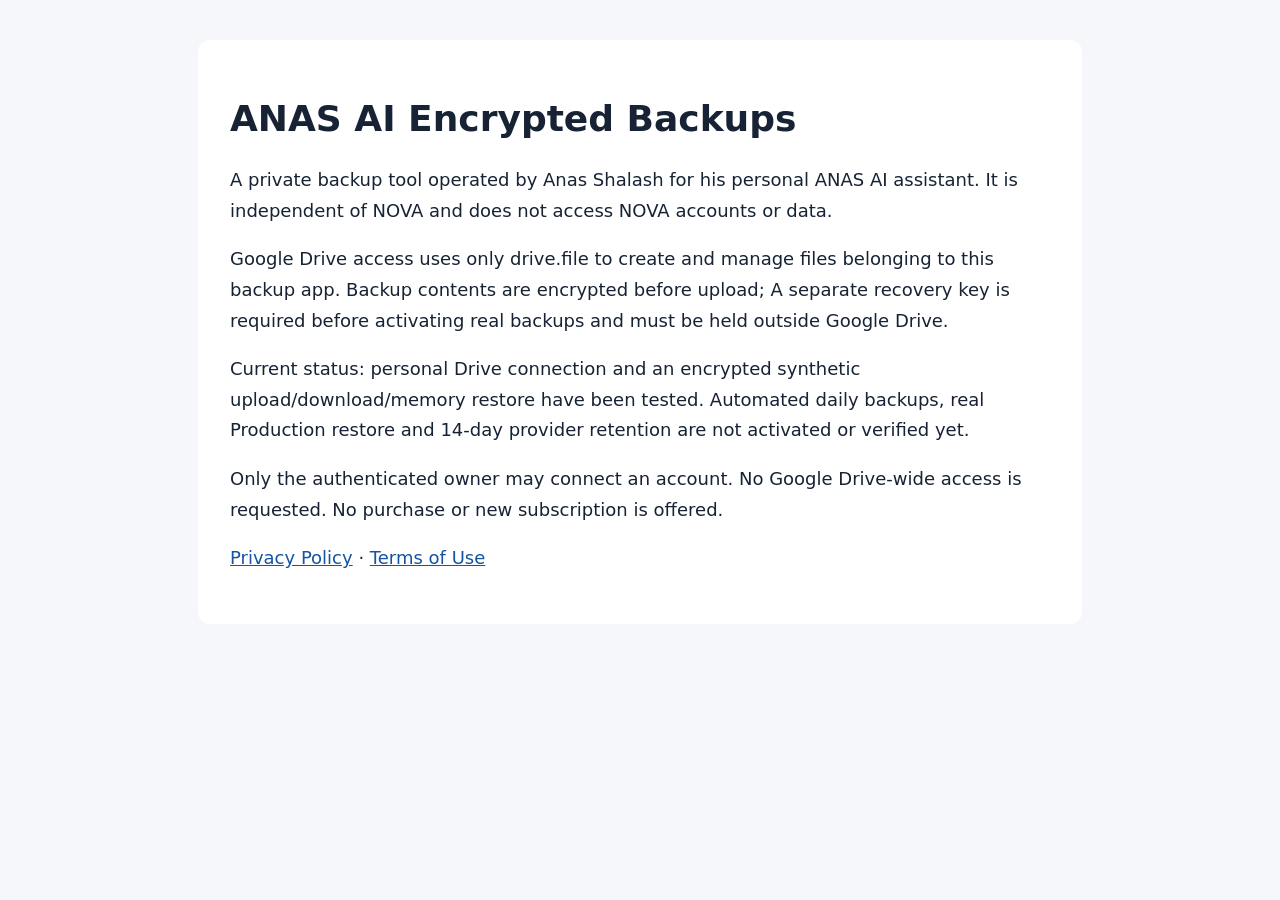
<file: index.html>
<!doctype html>
<html lang="en" dir="ltr"><head><meta charset="utf-8"><meta name="viewport" content="width=device-width,initial-scale=1"><title>ANAS AI Encrypted Backups</title><link rel="stylesheet" href="./styles.css"></head><body><main><h1>ANAS AI Encrypted Backups</h1><p>A private backup tool operated by Anas Shalash for his personal ANAS AI assistant. It is independent of NOVA and does not access NOVA accounts or data.</p><p>Google Drive access uses only drive.file to create and manage files belonging to this backup app. Backup contents are encrypted before upload; A separate recovery key is required before activating real backups and must be held outside Google Drive.</p><p>Current status: personal Drive connection and an encrypted synthetic upload/download/memory restore have been tested. Automated daily backups, real Production restore and 14-day provider retention are not activated or verified yet.</p><p>Only the authenticated owner may connect an account. No Google Drive-wide access is requested. No purchase or new subscription is offered.</p><p><a href="./privacy.html">Privacy Policy</a> · <a href="./terms.html">Terms of Use</a></p></main></body></html>
</file>
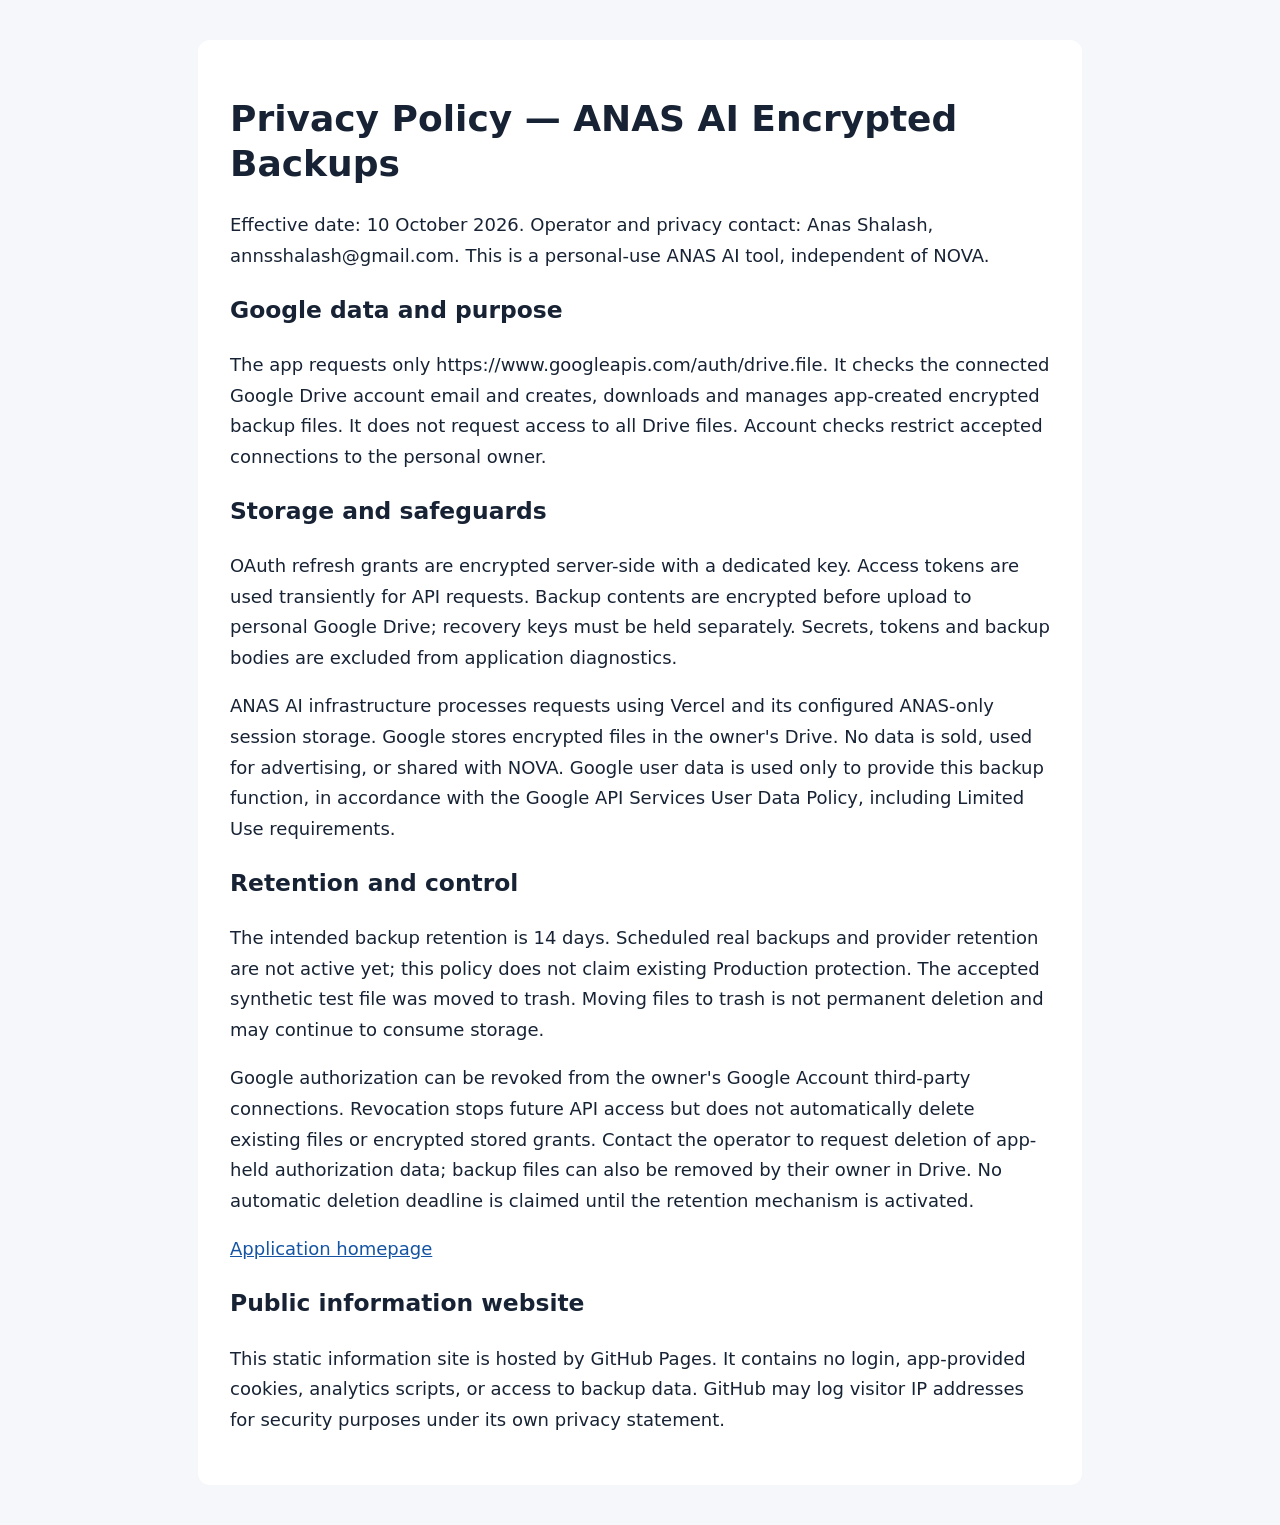
<file: privacy.html>
<!doctype html>
<html lang="en" dir="ltr"><head><meta charset="utf-8"><meta name="viewport" content="width=device-width,initial-scale=1"><title>Privacy Policy — ANAS AI Encrypted Backups</title><link rel="stylesheet" href="./styles.css"></head><body><main><h1>Privacy Policy — ANAS AI Encrypted Backups</h1><p>Effective date: 10 October 2026. Operator and privacy contact: Anas Shalash, annsshalash@gmail.com. This is a personal-use ANAS AI tool, independent of NOVA.</p><h2>Google data and purpose</h2><p>The app requests only https://www.googleapis.com/auth/drive.file. It checks the connected Google Drive account email and creates, downloads and manages app-created encrypted backup files. It does not request access to all Drive files. Account checks restrict accepted connections to the personal owner.</p><h2>Storage and safeguards</h2><p>OAuth refresh grants are encrypted server-side with a dedicated key. Access tokens are used transiently for API requests. Backup contents are encrypted before upload to personal Google Drive; recovery keys must be held separately. Secrets, tokens and backup bodies are excluded from application diagnostics.</p><p>ANAS AI infrastructure processes requests using Vercel and its configured ANAS-only session storage. Google stores encrypted files in the owner's Drive. No data is sold, used for advertising, or shared with NOVA. Google user data is used only to provide this backup function, in accordance with the Google API Services User Data Policy, including Limited Use requirements.</p><h2>Retention and control</h2><p>The intended backup retention is 14 days. Scheduled real backups and provider retention are not active yet; this policy does not claim existing Production protection. The accepted synthetic test file was moved to trash. Moving files to trash is not permanent deletion and may continue to consume storage.</p><p>Google authorization can be revoked from the owner's Google Account third-party connections. Revocation stops future API access but does not automatically delete existing files or encrypted stored grants. Contact the operator to request deletion of app-held authorization data; backup files can also be removed by their owner in Drive. No automatic deletion deadline is claimed until the retention mechanism is activated.</p><p><a href="./">Application homepage</a></p><h2>Public information website</h2><p>This static information site is hosted by GitHub Pages. It contains no login, app-provided cookies, analytics scripts, or access to backup data. GitHub may log visitor IP addresses for security purposes under its own privacy statement.</p></main></body></html>
</file>
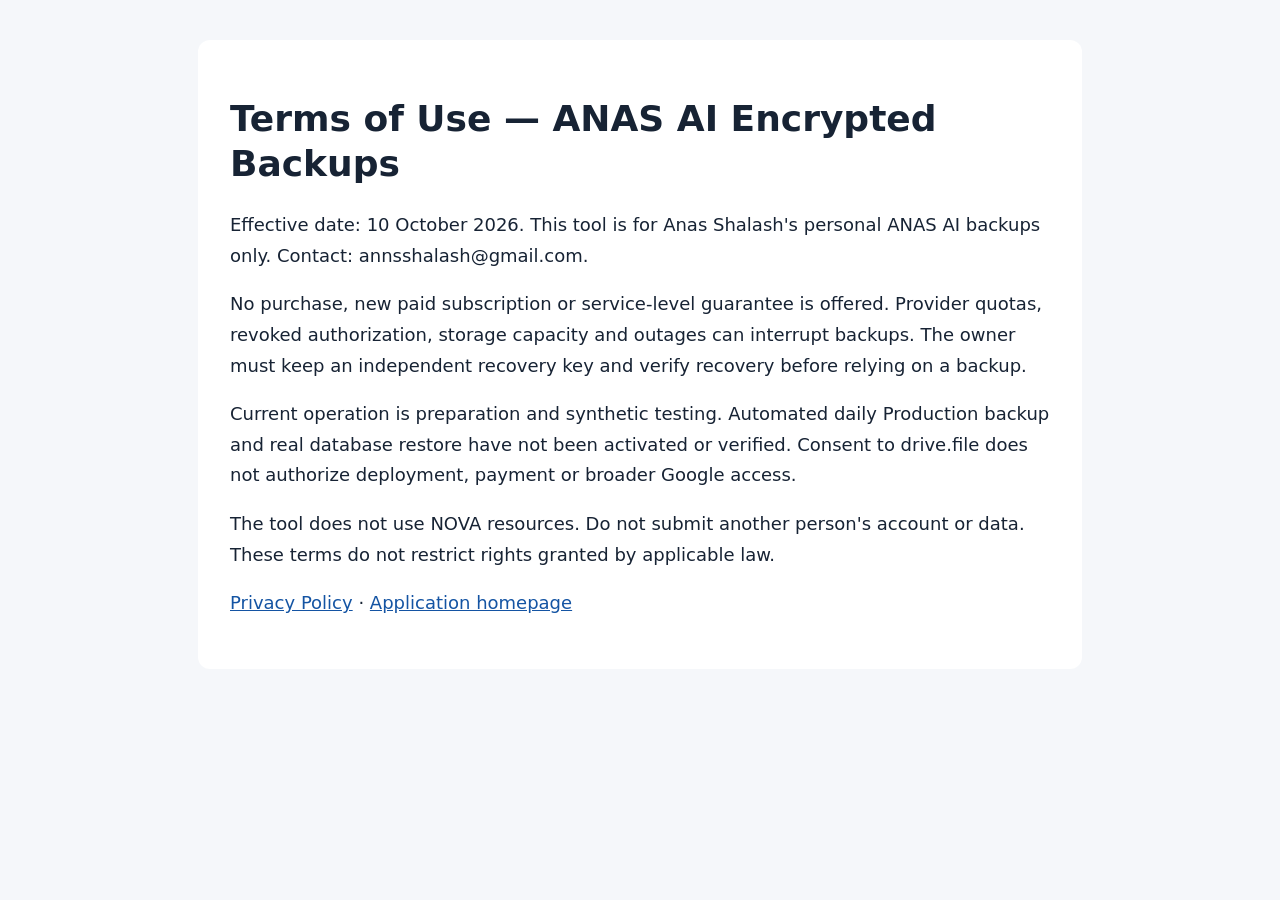
<file: terms.html>
<!doctype html>
<html lang="en" dir="ltr"><head><meta charset="utf-8"><meta name="viewport" content="width=device-width,initial-scale=1"><title>Terms of Use — ANAS AI Encrypted Backups</title><link rel="stylesheet" href="./styles.css"></head><body><main><h1>Terms of Use — ANAS AI Encrypted Backups</h1><p>Effective date: 10 October 2026. This tool is for Anas Shalash's personal ANAS AI backups only. Contact: annsshalash@gmail.com.</p><p>No purchase, new paid subscription or service-level guarantee is offered. Provider quotas, revoked authorization, storage capacity and outages can interrupt backups. The owner must keep an independent recovery key and verify recovery before relying on a backup.</p><p>Current operation is preparation and synthetic testing. Automated daily Production backup and real database restore have not been activated or verified. Consent to drive.file does not authorize deployment, payment or broader Google access.</p><p>The tool does not use NOVA resources. Do not submit another person's account or data. These terms do not restrict rights granted by applicable law.</p><p><a href="./privacy.html">Privacy Policy</a> · <a href="./">Application homepage</a></p></main></body></html>
</file>
<file: styles.css>
body{margin:0;background:#f5f7fa;color:#172334;font:18px/1.7 system-ui,sans-serif}main{max-width:820px;margin:40px auto;padding:32px;background:white;border-radius:12px}h1{line-height:1.25}h2{font-size:1.3em}a{color:#1454a3}nav{border-top:1px solid #ddd;margin-top:32px;padding-top:20px}@media(max-width:600px){main{margin:0;padding:24px;border-radius:0}}
</file>
